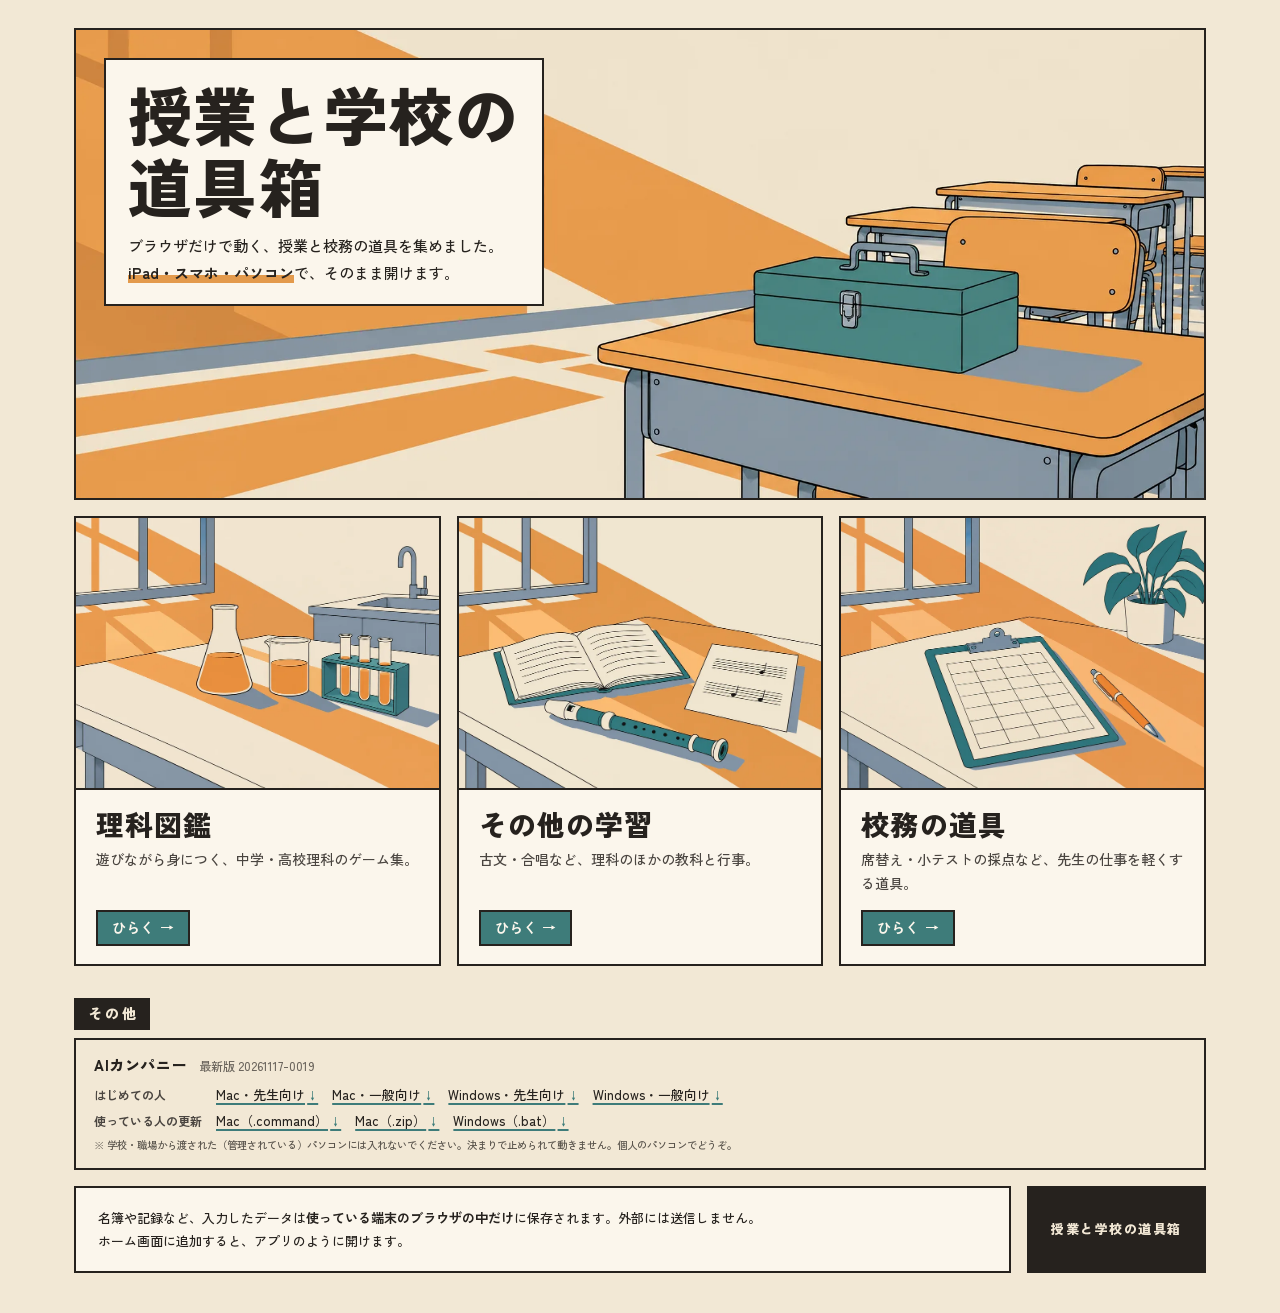
<file: index.html>
<!doctype html><html lang="ja"><head><meta charset="utf-8"><meta name="viewport" content="width=device-width,initial-scale=1"><meta name="theme-color" content="#F2E8D5"><link rel="preconnect" href="https://fonts.googleapis.com"><link rel="preconnect" href="https://fonts.gstatic.com" crossorigin><link href="https://fonts.googleapis.com/css2?family=Zen+Kaku+Gothic+New:wght@500;700;900&display=swap" rel="stylesheet">
<title>授業と学校の道具箱</title><meta name="description" content="理科のゲーム集、その他の教科の学び、校務の道具。ブラウザだけで動きます。"><link rel="stylesheet" href="style.css"></head>
<body><main class="page">
<section class="panel hero enter" style="--n:0">
  <img src="img/hero.webp" alt="" width="1800" height="750">
  <div class="cap"><h1><span>授業と学校の</span><span>道具箱</span></h1>
  <p>ブラウザだけで動く、授業と校務の道具を集めました。<br><b>iPad・スマホ・パソコン</b>で、そのまま開けます。</p></div>
</section>
<nav class="doors" aria-label="入口">
  <a class="panel door enter" style="--n:1" href="/rika-zukan/"><div class="pic"><img src="img/rika.webp" alt="" width="900" height="675" loading="lazy"></div>
    <div class="txt"><h2>理科図鑑</h2><p>遊びながら身につく、中学・高校理科のゲーム集。</p><span class="go">ひらく</span></div></a>
  <a class="panel door enter" style="--n:2" href="gakushu/"><div class="pic"><img src="img/gakushu.webp" alt="" width="900" height="675" loading="lazy"></div>
    <div class="txt"><h2>その他の学習</h2><p>古文・合唱など、理科のほかの教科と行事。</p><span class="go">ひらく</span></div></a>
  <a class="panel door enter" style="--n:3" href="koumu/"><div class="pic"><img src="img/koumu.webp" alt="" width="900" height="675" loading="lazy"></div>
    <div class="txt"><h2>校務の道具</h2><p>席替え・小テストの採点など、先生の仕事を軽くする道具。</p><span class="go">ひらく</span></div></a>
</nav>
<section class="etc enter" style="--n:4" aria-label="その他">
  <span class="label">その他</span>
  <div class="cap">
    <h2>AIカンパニー <small>最新版 <!--AIC-VER-->20261117-0019<!--/AIC-VER--></small></h2>
    <dl>
      <dt>はじめての人</dt><dd><a href="https://github.com/oipy-teacher/oipy-teacher.github.io/releases/download/ai-company/AI-Company_start_Mac_teacher.zip">Mac・先生向け</a><a href="https://github.com/oipy-teacher/oipy-teacher.github.io/releases/download/ai-company/AI-Company_start_Mac_general.zip">Mac・一般向け</a><a href="https://github.com/oipy-teacher/oipy-teacher.github.io/releases/download/ai-company/AI-Company_start_Windows_teacher.zip">Windows・先生向け</a><a href="https://github.com/oipy-teacher/oipy-teacher.github.io/releases/download/ai-company/AI-Company_start_Windows_general.zip">Windows・一般向け</a></dd>
      <dt>使っている人の更新</dt><dd><a href="https://github.com/oipy-teacher/oipy-teacher.github.io/releases/download/ai-company/AI-Company_update_Mac.command">Mac（.command）</a><a href="https://github.com/oipy-teacher/oipy-teacher.github.io/releases/download/ai-company/AI-Company_update_Mac.zip">Mac（.zip）</a><a href="https://github.com/oipy-teacher/oipy-teacher.github.io/releases/download/ai-company/AI-Company_update_Windows.bat">Windows（.bat）</a></dd>
    </dl>
    <p style="font-size:.8em;opacity:.75;margin:.4em 0 0">※ 学校・職場から渡された（管理されている）パソコンには入れないでください。決まりで止められて動きません。個人のパソコンでどうぞ。</p>
  </div>
</section>
<footer class="foot enter" style="--n:5">
  <div class="cap">名簿や記録など、入力したデータは<b>使っている端末のブラウザの中だけ</b>に保存されます。外部には送信しません。<br>ホーム画面に追加すると、アプリのように開けます。</div>
  <div class="mark">授業と学校の道具箱</div>
</footer>
</main></body></html>
</file>
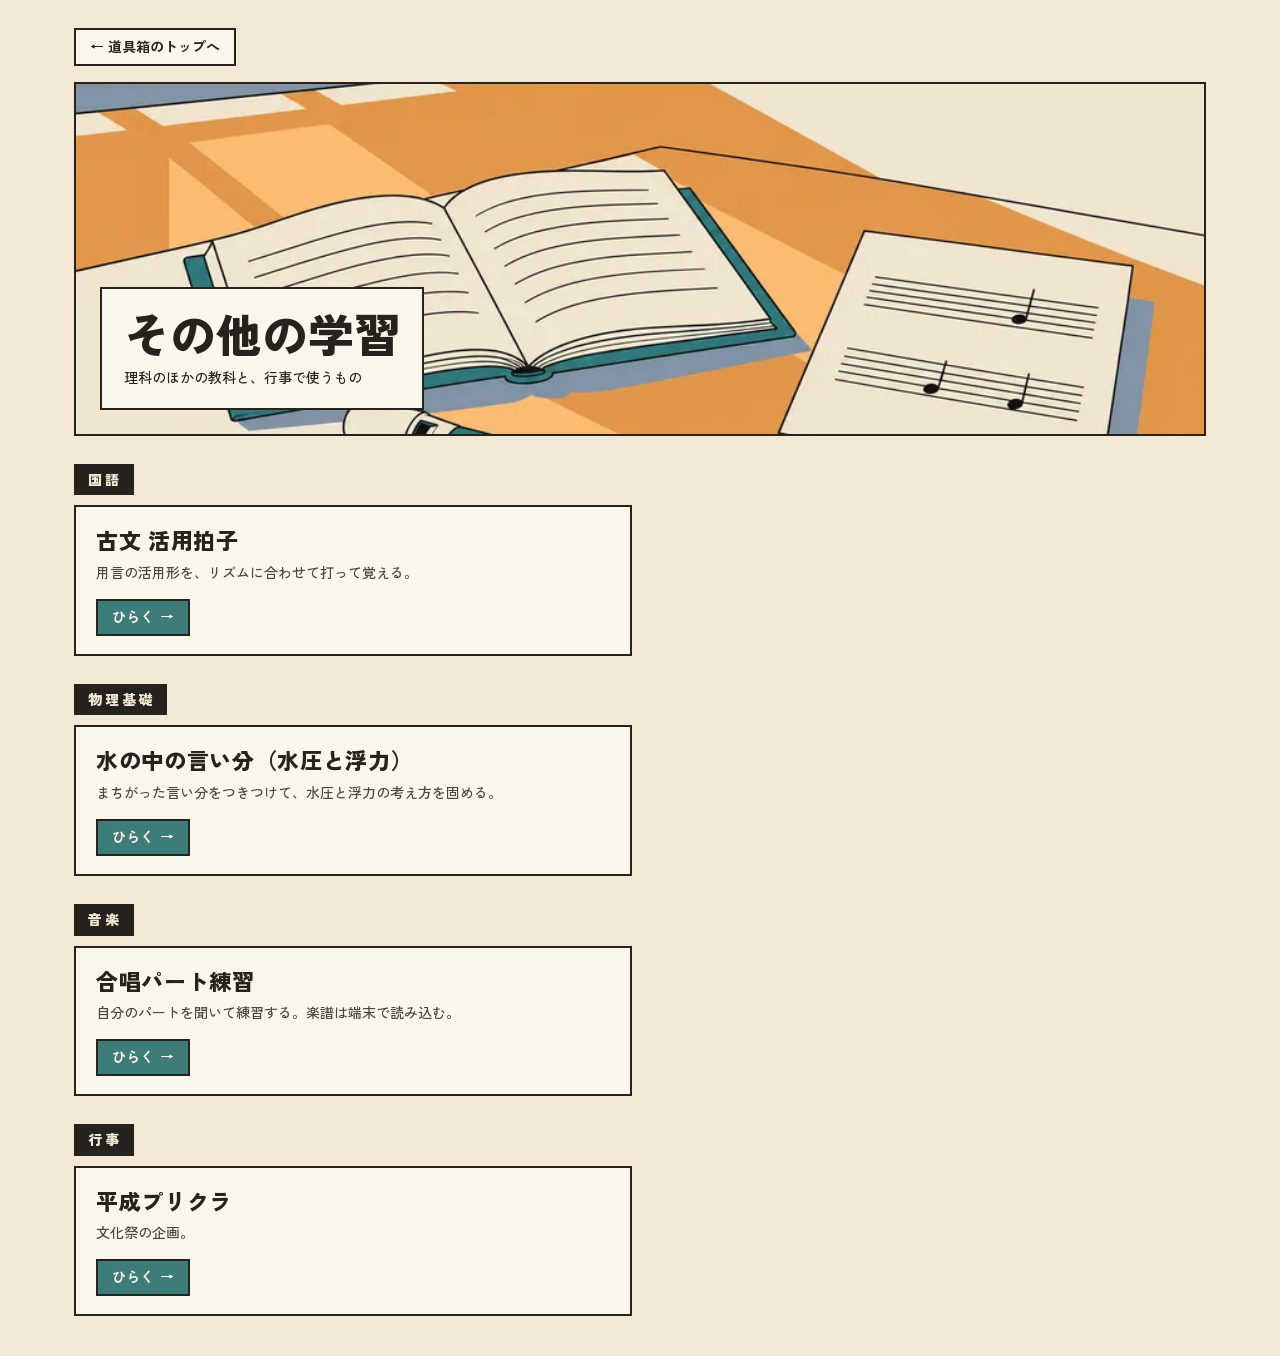
<file: gakushu/index.html>
<!doctype html><html lang="ja"><head><meta charset="utf-8"><meta name="viewport" content="width=device-width,initial-scale=1"><meta name="theme-color" content="#F2E8D5"><link rel="preconnect" href="https://fonts.googleapis.com"><link rel="preconnect" href="https://fonts.gstatic.com" crossorigin><link href="https://fonts.googleapis.com/css2?family=Zen+Kaku+Gothic+New:wght@500;700;900&display=swap" rel="stylesheet">
<title>その他の学習｜授業と学校の道具箱</title><link rel="stylesheet" href="../style.css"></head>
<body><main class="page">
<a class="back" href="../">← 道具箱のトップへ</a>
<section class="panel sub-hero enter" style="--n:0"><img src="../img/gakushu.webp" alt="" width="900" height="675">
  <div class="cap"><h1>その他の学習</h1><p>理科のほかの教科と、行事で使うもの</p></div></section>
<div class="group enter" style="--n:1"><span class="label">国語</span><div class="items"><a class="panel item" href="/class-tools/kobun-katsuyou.html"><h3>古文 活用拍子</h3><p>用言の活用形を、リズムに合わせて打って覚える。</p><span class="go">ひらく</span></a></div></div>
<div class="group enter" style="--n:2"><span class="label">物理基礎</span><div class="items"><a class="panel item" href="/class-tools/mizuatsu-furyoku.html"><h3>水の中の言い分（水圧と浮力）</h3><p>まちがった言い分をつきつけて、水圧と浮力の考え方を固める。</p><span class="go">ひらく</span></a></div></div>
<div class="group enter" style="--n:3"><span class="label">音楽</span><div class="items"><a class="panel item" href="/gassho-renshu/"><h3>合唱パート練習</h3><p>自分のパートを聞いて練習する。楽譜は端末で読み込む。</p><span class="go">ひらく</span></a></div></div>
<div class="group enter" style="--n:4"><span class="label">行事</span><div class="items"><a class="panel item" href="/heisei-purikura/"><h3>平成プリクラ</h3><p>文化祭の企画。</p><span class="go">ひらく</span></a></div></div>
</main></body></html>
</file>
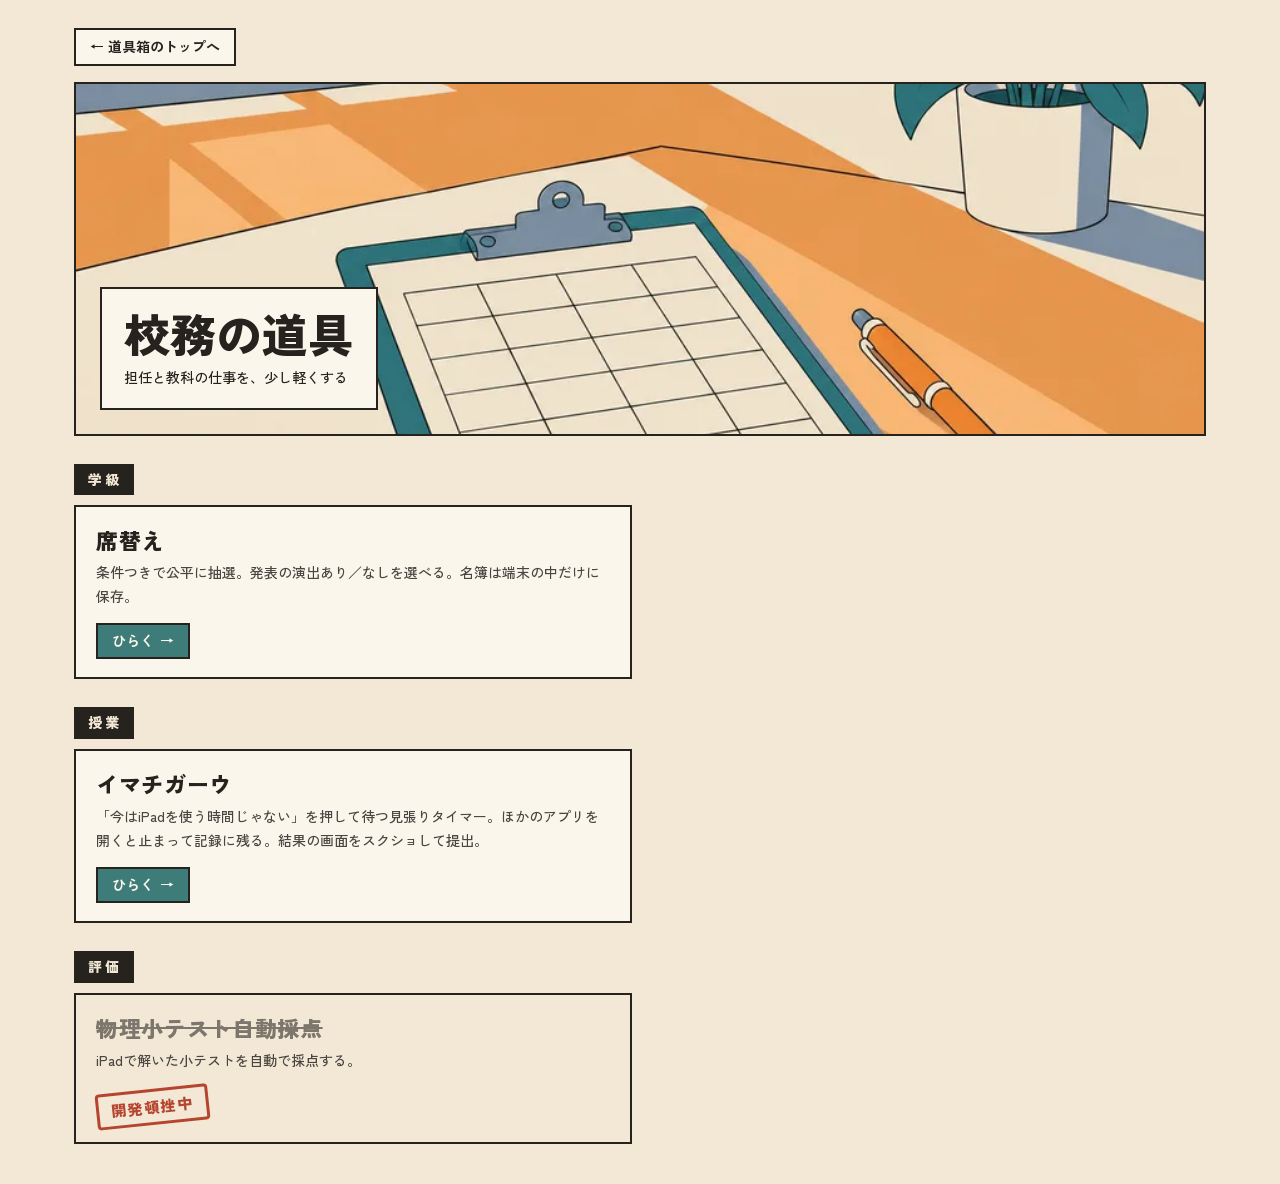
<file: koumu/index.html>
<!doctype html><html lang="ja"><head><meta charset="utf-8"><meta name="viewport" content="width=device-width,initial-scale=1"><meta name="theme-color" content="#F2E8D5"><link rel="preconnect" href="https://fonts.googleapis.com"><link rel="preconnect" href="https://fonts.gstatic.com" crossorigin><link href="https://fonts.googleapis.com/css2?family=Zen+Kaku+Gothic+New:wght@500;700;900&display=swap" rel="stylesheet">
<title>校務の道具｜授業と学校の道具箱</title><link rel="stylesheet" href="../style.css"></head>
<body><main class="page">
<a class="back" href="../">← 道具箱のトップへ</a>
<section class="panel sub-hero enter" style="--n:0"><img src="../img/koumu.webp" alt="" width="900" height="675">
  <div class="cap"><h1>校務の道具</h1><p>担任と教科の仕事を、少し軽くする</p></div></section>
<div class="group enter" style="--n:1"><span class="label">学級</span><div class="items"><a class="panel item" href="/class-tools/sekigae.html"><h3>席替え</h3><p>条件つきで公平に抽選。発表の演出あり／なしを選べる。名簿は端末の中だけに保存。</p><span class="go">ひらく</span></a></div></div>
<div class="group enter" style="--n:2"><span class="label">授業</span><div class="items"><a class="panel item" href="/class-tools/imachigau.html"><h3>イマチガーウ</h3><p>「今はiPadを使う時間じゃない」を押して待つ見張りタイマー。ほかのアプリを開くと止まって記録に残る。結果の画面をスクショして提出。</p><span class="go">ひらく</span></a></div></div>
<div class="group enter" style="--n:3"><span class="label">評価</span><div class="items"><div class="panel item paused" aria-disabled="true"><h3>物理小テスト自動採点</h3><p>iPadで解いた小テストを自動で採点する。</p><span class="stamp">開発頓挫中</span></div></div></div>
</main></body></html>
</file>
<file: style.css>
/* 授業と学校の道具箱 ── 絵：均一な細線の人（線の太さが一定・平塗り4色）。
   ページも同じ文法で組む：枠線は絵の線と同じ一定の太さ、色は絵の4色だけ。
   覚えてもらう1点 ＝ 漫画のコマと「語りの箱」（コマの角に置く説明の箱） */
:root{
  --ink:#26221E; --cream:#F2E8D5; --paper:#FBF6EC;
  --teal:#3E7C7A; --orange:#E39A4C; --grey:#8A9BAA;
  --line:2.5px; --gut:16px;
  --display:"Zen Kaku Gothic New","Hiragino Sans","Hiragino Kaku Gothic ProN",sans-serif;
}
*{box-sizing:border-box}
html{-webkit-text-size-adjust:100%}
body{margin:0;background:var(--cream);color:var(--ink);font-family:var(--display);font-weight:500;line-height:1.7}
a{color:inherit}
img{display:block;max-width:100%}
.page{max-width:1180px;margin:0 auto;padding:28px 24px 40px}

/* コマ */
.panel{position:relative;border:var(--line) solid var(--ink);background:var(--paper);overflow:hidden}
.panel img{width:100%;height:100%;object-fit:cover}

/* 語りの箱 */
.cap{background:var(--paper);border:var(--line) solid var(--ink);padding:18px 22px}

/* ── トップ：大きなコマ ── */
.hero{aspect-ratio:2.4/1}
.hero .cap{position:absolute;left:28px;top:28px;max-width:46%}
.hero h1{margin:0;font-weight:900;font-size:clamp(34px,5.2vw,64px);line-height:1.12;letter-spacing:.02em}
.hero h1 span{display:block}
.hero p{margin:12px 0 0;font-size:15px;line-height:1.75}
.hero p b{font-weight:700;background:linear-gradient(transparent 62%,var(--orange) 62%)}

/* ── トップ：入口の3コマ ── */
.doors{display:grid;grid-template-columns:repeat(3,1fr);gap:var(--gut);margin-top:var(--gut)}
.door{display:flex;flex-direction:column;text-decoration:none;transition:transform .18s}
.door .pic{aspect-ratio:4/3;border-bottom:var(--line) solid var(--ink);overflow:hidden}
.door .pic img{transition:transform .5s cubic-bezier(.2,.7,.3,1)}
.door .txt{padding:16px 20px 18px;display:flex;flex-direction:column;flex:1}
.door h2{margin:0;font-weight:900;font-size:clamp(22px,2.4vw,28px);letter-spacing:.04em;line-height:1.3}
.door p{margin:6px 0 14px;font-size:14px;color:#4a4540;flex:1}
.go{align-self:flex-start;font-weight:700;font-size:14px;color:var(--paper);background:var(--teal);border:var(--line) solid var(--ink);padding:4px 14px 5px;transition:background .18s}
.go::after{content:"→";display:inline-block;margin-left:.4em;transition:transform .18s}
.door:hover .pic img{transform:scale(1.04)}
.door:hover .go{background:var(--orange);color:var(--ink)}
.door:hover .go::after{transform:translateX(4px)}
.door:active{transform:translateY(2px)}
a:focus-visible{outline:4px solid var(--orange);outline-offset:3px}

/* ── 下の語りの箱 ── */
.foot{margin-top:var(--gut);display:flex;gap:var(--gut);align-items:stretch}
.foot .cap{flex:1;font-size:13px;line-height:1.8}
.foot .cap b{font-weight:700}
.foot .mark{flex:0 0 auto;display:flex;align-items:center;padding:0 22px;background:var(--ink);color:var(--cream);font-weight:900;letter-spacing:.12em;font-size:13px;border:var(--line) solid var(--ink)}

/* ── 下の階のページ ── */
.back{display:inline-block;margin-bottom:var(--gut);text-decoration:none;font-weight:700;font-size:14px;border:var(--line) solid var(--ink);background:var(--paper);padding:5px 14px}
.back:hover{background:var(--orange)}
.sub-hero{aspect-ratio:3.2/1}
.sub-hero .cap{position:absolute;left:24px;bottom:24px}
.sub-hero h1{margin:0;font-weight:900;font-size:clamp(28px,4vw,46px);line-height:1.15}
.sub-hero p{margin:6px 0 0;font-size:14px}
.group{margin-top:28px}
.label{display:inline-block;background:var(--ink);color:var(--cream);font-weight:900;font-size:14px;letter-spacing:.2em;padding:4px 12px 4px 14px}
.items{display:grid;grid-template-columns:repeat(2,1fr);gap:var(--gut);margin-top:10px}
.item{display:flex;flex-direction:column;text-decoration:none;padding:18px 20px;transition:transform .18s}
.item h3{margin:0;font-weight:900;font-size:22px;letter-spacing:.03em;line-height:1.35}
.item p{margin:6px 0 14px;font-size:14px;color:#4a4540;flex:1}
.item:hover .go{background:var(--orange);color:var(--ink)}
.item:hover .go::after{transform:translateX(4px)}
.item:active{transform:translateY(2px)}

/* 止めている道具（押せない・ハンコだけ） */
.item.paused{background:var(--cream);color:#7d766d;cursor:not-allowed}
.item.paused h3{text-decoration:line-through;text-decoration-thickness:2px}
.stamp{align-self:flex-start;font-weight:900;font-size:15px;letter-spacing:.1em;color:#B5452F;border:3px solid #B5452F;border-radius:4px;padding:2px 12px;transform:rotate(-6deg);margin-top:2px}

/* ── その他（保管庫の置き場・下の方に小さく） ── */
.etc{margin-top:calc(var(--gut)*2)}
.etc .cap{margin-top:8px;padding:12px 18px 14px;font-size:13px;line-height:1.7;background:var(--cream)}
.etc h2{margin:0 0 6px;font-weight:900;font-size:15px;letter-spacing:.04em}
.etc h2 small{font-weight:500;font-size:12px;color:#6b655d;margin-left:.6em;letter-spacing:0}
.etc dl{margin:0;display:grid;grid-template-columns:auto 1fr;gap:4px 14px;align-items:baseline}
.etc dt{font-weight:700;font-size:12px;color:#4a4540}
.etc dd{margin:0;display:flex;flex-wrap:wrap;gap:4px 14px}
.etc dd a{text-decoration:underline;text-decoration-color:var(--teal);text-underline-offset:3px;text-decoration-thickness:1.5px}
.etc dd a::after{content:"↓";margin-left:.2em;font-size:11px;color:var(--teal)}
.etc dd a:hover{background:linear-gradient(transparent 60%,var(--orange) 60%)}
@media (max-width:760px){.etc dl{grid-template-columns:1fr;gap:2px}.etc dd{margin-bottom:6px}.etc dd a{padding:4px 0}}

/* コマが順に置かれていく（動きを減らす設定の人には出さない） */
@media (prefers-reduced-motion:no-preference){
  .enter{animation:enter .55s cubic-bezier(.2,.7,.3,1) both;animation-delay:calc(var(--n,0)*90ms)}
  @keyframes enter{from{opacity:0;transform:translateY(14px)}}
}

/* スマホ */
@media (max-width:760px){
  .page{padding:16px 14px 28px}
  :root{--gut:12px}
  .hero{aspect-ratio:auto}
  .hero img{aspect-ratio:16/9;object-position:72% 50%;border-bottom:var(--line) solid var(--ink)}
  .hero .cap{position:static;max-width:none;border:0}
  .doors{grid-template-columns:1fr}
  .door{flex-direction:row}
  .door .pic{flex:0 0 40%;aspect-ratio:auto;border-bottom:0;border-right:var(--line) solid var(--ink)}
  .door .txt{padding:12px 14px}
  .door p{margin:4px 0 10px;font-size:13px}
  .foot{flex-direction:column}
  .foot .mark{padding:10px 16px}
  .sub-hero{aspect-ratio:auto}
  .sub-hero img{aspect-ratio:2/1;border-bottom:var(--line) solid var(--ink)}
  .sub-hero .cap{position:static;border:0}
  .items{grid-template-columns:1fr}
}
</file>
